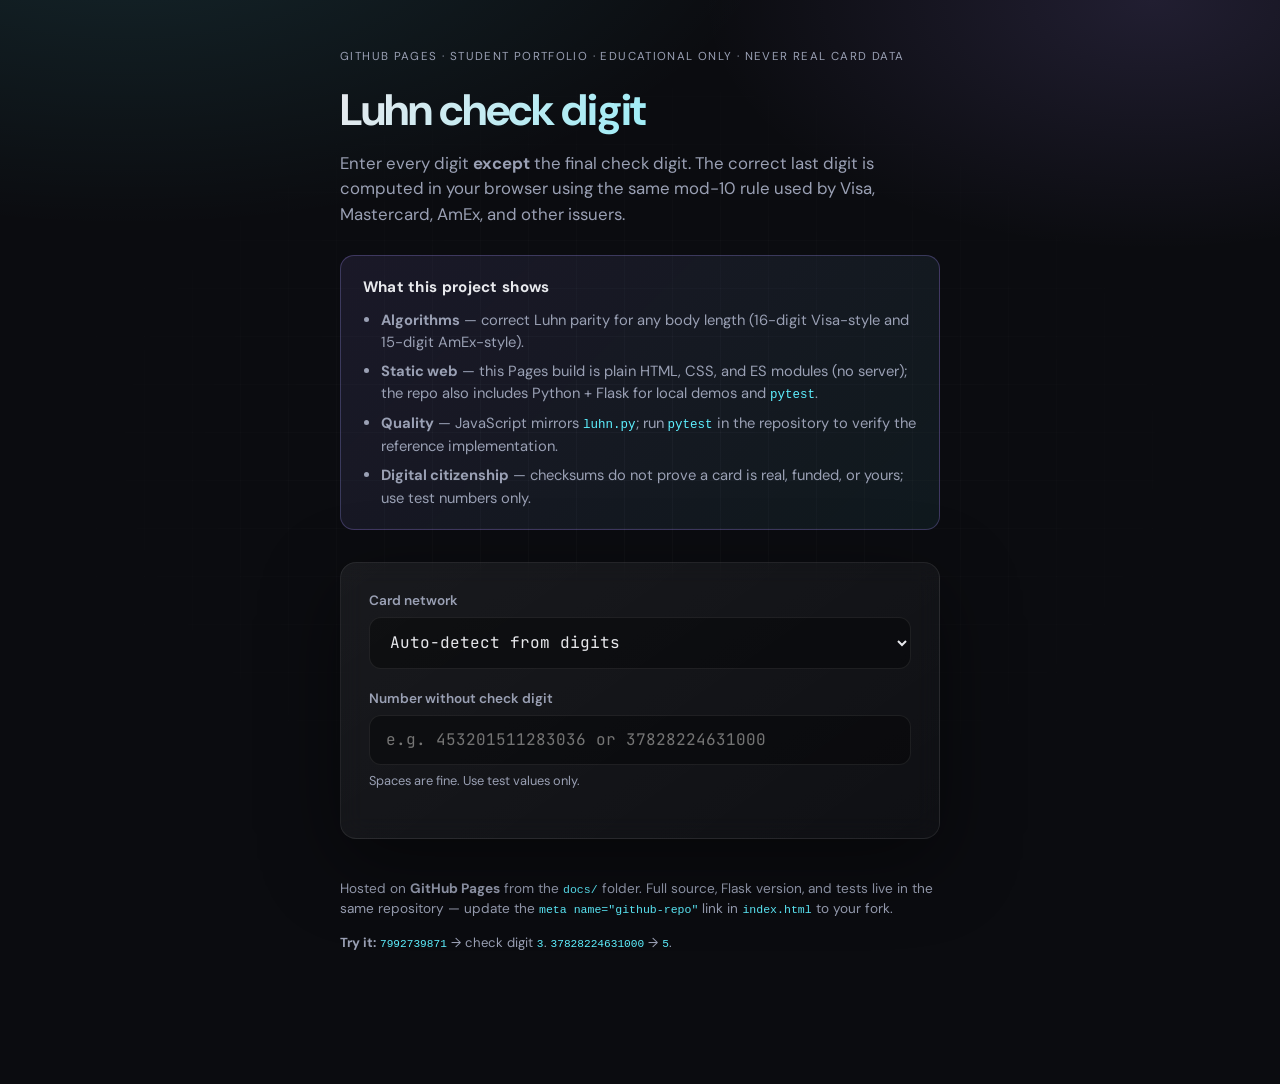
<file: index.html>
<!DOCTYPE html>
<html lang="en">
  <head>
    <meta charset="UTF-8" />
    <meta name="viewport" content="width=device-width, initial-scale=1" />
    <title>Redirecting to app…</title>
    <meta http-equiv="refresh" content="0; url=docs/" />
    <link rel="canonical" href="docs/" />
  </head>
  <body style="font-family: system-ui, sans-serif; padding: 2rem; max-width: 40rem; line-height: 1.5">
    <p>
      The calculator lives in the <strong>docs/</strong> folder.
      <a href="docs/">Continue to the app</a> if you are not redirected automatically.
    </p>
    <p style="color: #555; font-size: 0.95rem">
      <strong>Better fix:</strong> In GitHub → <em>Settings → Pages</em>, set the publishing folder to <strong>/docs</strong> (branch
      <code>main</code>). Then the app loads at the site root without this redirect.
    </p>
  </body>
</html>
</file>
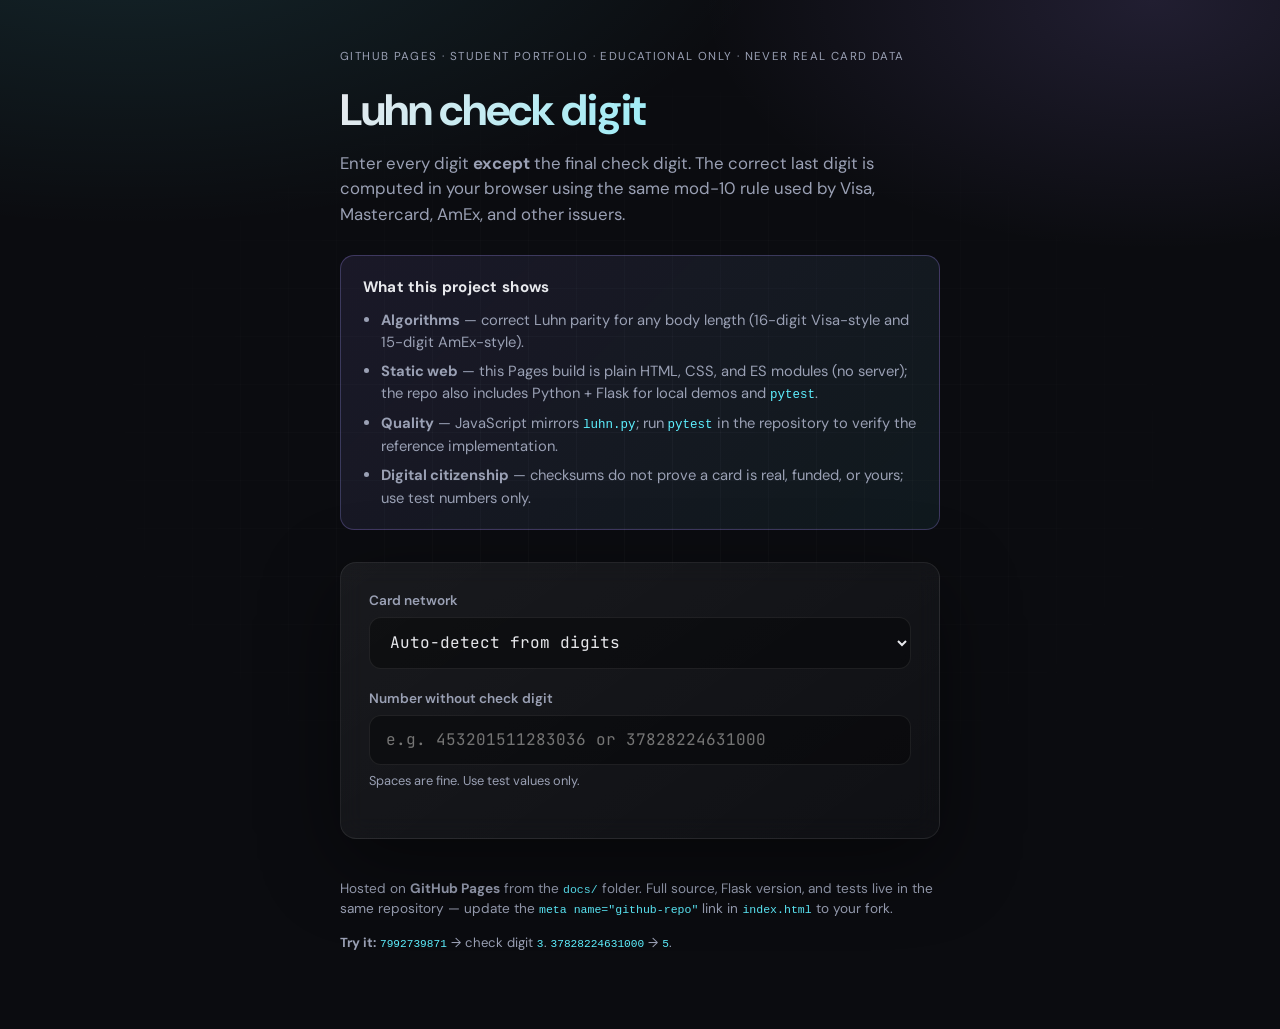
<file: docs/index.html>
<!DOCTYPE html>
<html lang="en">
  <head>
    <meta charset="UTF-8" />
    <meta name="viewport" content="width=device-width, initial-scale=1" />
    <meta
      name="description"
      content="Student portfolio: Luhn (mod 10) check digit calculator with issuer hints and step-by-step trace — runs on GitHub Pages; use only fake card numbers."
    />
    <meta name="github-repo" content="https://github.com/YOUR_USERNAME/Credit-Card-Digit-Guessor" />
    <title>Luhn check digit — portfolio demo</title>
    <link rel="preconnect" href="https://fonts.googleapis.com" />
    <link rel="preconnect" href="https://fonts.gstatic.com" crossorigin />
    <link
      href="https://fonts.googleapis.com/css2?family=DM+Sans:ital,opsz,wght@0,9..40,400;0,9..40,500;0,9..40,600;0,9..40,700;1,9..40,400&family=JetBrains+Mono:wght@400;500;600&display=swap"
      rel="stylesheet"
    />
    <link rel="stylesheet" href="css/style.css" />
  </head>
  <body>
    <div class="bg-grid" aria-hidden="true"></div>
    <main class="shell">
      <header class="hero">
        <p class="eyebrow">GitHub Pages · student portfolio · educational only · never real card data</p>
        <h1>Luhn check digit</h1>
        <p class="lede">
          Enter every digit <strong>except</strong> the final check digit. The correct last digit is computed in your browser using the same mod-10
          rule used by Visa, Mastercard, AmEx, and other issuers.
        </p>
      </header>

      <aside class="portfolio-callout" aria-label="Portfolio summary">
        <h2 class="portfolio-callout-title">What this project shows</h2>
        <ul class="portfolio-callout-list">
          <li><strong>Algorithms</strong> — correct Luhn parity for any body length (16-digit Visa-style and 15-digit AmEx-style).</li>
          <li><strong>Static web</strong> — this Pages build is plain HTML, CSS, and ES modules (no server); the repo also includes Python + Flask for local demos and <code>pytest</code>.</li>
          <li><strong>Quality</strong> — JavaScript mirrors <code>luhn.py</code>; run <code>pytest</code> in the repository to verify the reference implementation.</li>
          <li><strong>Digital citizenship</strong> — checksums do not prove a card is real, funded, or yours; use test numbers only.</li>
        </ul>
      </aside>

      <section class="panel" aria-labelledby="form-heading">
        <h2 id="form-heading" class="sr-only">Calculator</h2>
        <div class="field-row">
          <label class="field">
            <span class="label">Card network</span>
            <select id="scheme" name="scheme" autocomplete="off">
              <option value="">Auto-detect from digits</option>
              <option value="visa">Visa (13, 16, 19 digits)</option>
              <option value="mastercard">Mastercard (16 digits)</option>
              <option value="amex">American Express (15 digits)</option>
              <option value="discover">Discover (16, 19 digits)</option>
              <option value="diners">Diners Club (14, 16, 19 digits)</option>
              <option value="jcb">JCB (16, 19 digits)</option>
              <option value="unionpay">UnionPay (16, 17, 18, 19 digits)</option>
            </select>
          </label>
        </div>

        <label class="field">
          <span class="label">Number without check digit</span>
          <input
            id="body"
            type="text"
            inputmode="numeric"
            autocomplete="off"
            spellcheck="false"
            placeholder="e.g. 453201511283036 or 37828224631000"
            aria-describedby="hint"
          />
          <span id="hint" class="hint">Spaces are fine. Use test values only.</span>
        </label>

        <div id="banner" class="banner" role="status" hidden></div>

        <div class="results" id="results" hidden>
          <p id="live-results" class="sr-only" aria-live="polite" aria-atomic="true"></p>
          <div class="chip-row">
            <span class="chip" id="chip-scheme">—</span>
            <span class="chip ghost" id="chip-length">—</span>
          </div>
          <div class="big-digits">
            <span class="muted">Check digit</span>
            <output id="check" for="body">—</output>
          </div>
          <div class="full-row">
            <span class="muted">Full number</span>
            <code id="full" class="pan"></code>
            <button type="button" class="btn ghost sm" id="copy">Copy</button>
          </div>

          <details class="trace-details" id="trace-details">
            <summary class="trace-summary">Show step-by-step Luhn math</summary>
            <p class="trace-lede">
              Counting from the <strong>right</strong> of the full number, the check digit is position 1 (never doubled). Each row shows how one
              digit you typed contributes to the running sum before the check digit is chosen so the total is a multiple of 10.
            </p>
            <div class="trace-scroll">
              <table class="trace-table" id="trace-table" hidden>
                <caption class="sr-only">
                  Per-digit Luhn contributions for digits entered without the check digit
                </caption>
                <thead>
                  <tr>
                    <th scope="col">#</th>
                    <th scope="col">From right</th>
                    <th scope="col">Digit</th>
                    <th scope="col">×2?</th>
                    <th scope="col">Add</th>
                  </tr>
                </thead>
                <tbody id="trace-body"></tbody>
                <tfoot>
                  <tr>
                    <td colspan="4" class="trace-foot-label">Sum of transformed digits</td>
                    <td id="trace-sum" class="trace-foot-num"></td>
                  </tr>
                  <tr>
                    <td colspan="4" class="trace-foot-label">Check digit (10 − sum mod 10, mod 10)</td>
                    <td id="trace-check" class="trace-foot-num trace-accent"></td>
                  </tr>
                </tfoot>
              </table>
            </div>
          </details>
        </div>
      </section>

      <footer class="foot">
        <p>
          Hosted on <strong>GitHub Pages</strong> from the <code>docs/</code> folder. Full source, Flask version, and tests live in the same
          repository — update the <code>meta name="github-repo"</code> link in <code>index.html</code> to your fork.
        </p>
        <p class="foot-note">
          <strong>Try it:</strong> <code>7992739871</code> → check digit <code>3</code>. <code>37828224631000</code> → <code>5</code>.
        </p>
      </footer>
    </main>
    <script type="module" src="js/app.js"></script>
  </body>
</html>
</file>
<file: docs/css/style.css>
:root {
  --bg: #0b0c10;
  --bg-elevated: #12131a;
  --text: #e8e9ed;
  --muted: #9aa0b4;
  --accent: #5ef0ff;
  --accent-2: #a78bfa;
  --border: rgba(255, 255, 255, 0.08);
  --danger: #ff6b6b;
  --radius: 16px;
  --shadow: 0 24px 80px rgba(0, 0, 0, 0.45);
  font-synthesis: none;
}

*,
*::before,
*::after {
  box-sizing: border-box;
}

body {
  margin: 0;
  min-height: 100vh;
  font-family: "DM Sans", system-ui, sans-serif;
  background: radial-gradient(1200px 600px at 10% -10%, rgba(94, 240, 255, 0.12), transparent 55%),
    radial-gradient(900px 500px at 90% 0%, rgba(167, 139, 250, 0.14), transparent 50%), var(--bg);
  color: var(--text);
  line-height: 1.5;
}

.bg-grid {
  position: fixed;
  inset: 0;
  background-image: linear-gradient(rgba(255, 255, 255, 0.03) 1px, transparent 1px),
    linear-gradient(90deg, rgba(255, 255, 255, 0.03) 1px, transparent 1px);
  background-size: 48px 48px;
  mask-image: radial-gradient(ellipse at center, black 0%, transparent 70%);
  pointer-events: none;
  z-index: 0;
}

.shell {
  position: relative;
  z-index: 1;
  max-width: 640px;
  margin: 0 auto;
  padding: clamp(1.5rem, 4vw, 3rem) 1.25rem 4rem;
}

.hero .eyebrow {
  text-transform: uppercase;
  letter-spacing: 0.12em;
  font-size: 0.72rem;
  color: var(--muted);
  margin: 0 0 0.75rem;
}

.hero h1 {
  font-size: clamp(2rem, 5vw, 2.75rem);
  font-weight: 700;
  letter-spacing: -0.03em;
  margin: 0 0 0.5rem;
  background: linear-gradient(120deg, var(--text), var(--accent));
  -webkit-background-clip: text;
  background-clip: text;
  color: transparent;
}

.lede {
  margin: 0;
  color: var(--muted);
  font-size: 1.05rem;
}

.portfolio-callout {
  margin-top: 1.75rem;
  padding: 1.25rem 1.35rem;
  border-radius: 14px;
  border: 1px solid rgba(167, 139, 250, 0.28);
  background: linear-gradient(135deg, rgba(167, 139, 250, 0.1), rgba(94, 240, 255, 0.06));
}

.portfolio-callout-title {
  margin: 0 0 0.65rem;
  font-size: 0.95rem;
  font-weight: 700;
  letter-spacing: 0.02em;
  color: var(--text);
}

.portfolio-callout-list {
  margin: 0;
  padding-left: 1.15rem;
  color: var(--muted);
  font-size: 0.92rem;
}

.portfolio-callout-list li {
  margin-bottom: 0.45rem;
}

.portfolio-callout-list li:last-child {
  margin-bottom: 0;
}

.portfolio-callout code {
  font-size: 0.85em;
  color: var(--accent);
}

.panel {
  margin-top: 2rem;
  padding: 1.75rem;
  border-radius: var(--radius);
  background: linear-gradient(145deg, rgba(255, 255, 255, 0.06), rgba(255, 255, 255, 0.02));
  border: 1px solid var(--border);
  box-shadow: var(--shadow);
  backdrop-filter: blur(12px);
}

.field {
  display: flex;
  flex-direction: column;
  gap: 0.35rem;
  margin-bottom: 1.25rem;
}

.field-row {
  display: grid;
  gap: 1rem;
}

.label {
  font-size: 0.85rem;
  font-weight: 600;
  color: var(--muted);
}

input[type="text"],
select {
  font-family: "JetBrains Mono", ui-monospace, monospace;
  font-size: 1rem;
  padding: 0.85rem 1rem;
  border-radius: 12px;
  border: 1px solid var(--border);
  background: rgba(0, 0, 0, 0.35);
  color: var(--text);
  outline: none;
  transition: border-color 0.15s ease, box-shadow 0.15s ease;
}

input[type="text"]:focus,
select:focus {
  border-color: rgba(94, 240, 255, 0.45);
  box-shadow: 0 0 0 3px rgba(94, 240, 255, 0.12);
}

select {
  cursor: pointer;
}

.hint {
  font-size: 0.8rem;
  color: var(--muted);
}

.banner {
  padding: 0.75rem 1rem;
  border-radius: 10px;
  background: rgba(255, 107, 107, 0.12);
  border: 1px solid rgba(255, 107, 107, 0.35);
  color: #ffc9c9;
  font-size: 0.9rem;
  margin-bottom: 1rem;
}

.results {
  margin-top: 0.5rem;
  padding-top: 1.25rem;
  border-top: 1px solid var(--border);
}

.chip-row {
  display: flex;
  flex-wrap: wrap;
  gap: 0.5rem;
  margin-bottom: 1rem;
}

.chip {
  display: inline-flex;
  align-items: center;
  padding: 0.35rem 0.75rem;
  border-radius: 999px;
  font-size: 0.8rem;
  font-weight: 600;
  background: rgba(94, 240, 255, 0.12);
  color: var(--accent);
  border: 1px solid rgba(94, 240, 255, 0.25);
}

.chip.ghost {
  background: rgba(255, 255, 255, 0.06);
  color: var(--muted);
  border-color: var(--border);
}

.big-digits {
  display: flex;
  flex-direction: column;
  gap: 0.25rem;
  margin-bottom: 1.25rem;
}

.big-digits output {
  font-family: "JetBrains Mono", monospace;
  font-size: clamp(2.5rem, 8vw, 3.5rem);
  font-weight: 600;
  letter-spacing: 0.08em;
  color: var(--accent);
}

.muted {
  font-size: 0.8rem;
  text-transform: uppercase;
  letter-spacing: 0.08em;
  color: var(--muted);
}

.full-row {
  display: flex;
  flex-wrap: wrap;
  align-items: center;
  gap: 0.75rem;
}

.full-row .muted {
  width: 100%;
}

.pan {
  font-family: "JetBrains Mono", monospace;
  font-size: 0.95rem;
  word-break: break-all;
  padding: 0.6rem 0.85rem;
  border-radius: 10px;
  background: rgba(0, 0, 0, 0.35);
  border: 1px solid var(--border);
  flex: 1;
  min-width: 0;
}

.btn {
  font-family: inherit;
  font-weight: 600;
  border: none;
  border-radius: 10px;
  padding: 0.65rem 1rem;
  cursor: pointer;
  background: linear-gradient(135deg, var(--accent), var(--accent-2));
  color: #0b0c10;
  transition: transform 0.12s ease, opacity 0.12s ease;
}

.btn:hover {
  opacity: 0.95;
}

.btn:active {
  transform: scale(0.98);
}

.btn.ghost {
  background: transparent;
  color: var(--text);
  border: 1px solid var(--border);
}

.btn.sm {
  padding: 0.45rem 0.75rem;
  font-size: 0.85rem;
}

.foot {
  margin-top: 2.5rem;
  color: var(--muted);
  font-size: 0.85rem;
}

.foot-note {
  margin-top: 0.75rem;
  font-size: 0.82rem;
}

.foot code {
  font-size: 0.85em;
  color: var(--accent);
}

.trace-details {
  margin-top: 1.5rem;
  padding-top: 1rem;
  border-top: 1px solid var(--border);
}

.trace-summary {
  cursor: pointer;
  font-weight: 600;
  color: var(--text);
  outline: none;
}

.trace-summary:focus-visible {
  color: var(--accent);
}

.trace-lede {
  margin: 0.75rem 0 1rem;
  font-size: 0.88rem;
  color: var(--muted);
}

.trace-scroll {
  overflow-x: auto;
  border-radius: 12px;
  border: 1px solid var(--border);
  background: rgba(0, 0, 0, 0.25);
}

.trace-table {
  width: 100%;
  border-collapse: collapse;
  font-family: "JetBrains Mono", ui-monospace, monospace;
  font-size: 0.82rem;
}

.trace-table th,
.trace-table td {
  padding: 0.5rem 0.65rem;
  text-align: left;
  border-bottom: 1px solid var(--border);
}

.trace-table th {
  color: var(--muted);
  font-weight: 600;
  text-transform: uppercase;
  letter-spacing: 0.06em;
  font-size: 0.72rem;
}

.trace-table tbody tr:hover {
  background: rgba(255, 255, 255, 0.03);
}

.trace-row-doubled td:nth-child(4) {
  color: var(--accent-2);
}

.trace-table tfoot td {
  border-bottom: none;
  font-weight: 600;
}

.trace-foot-label {
  color: var(--muted);
  text-align: right;
  font-family: "DM Sans", system-ui, sans-serif;
  font-size: 0.8rem;
  font-weight: 600;
}

.trace-foot-num {
  font-variant-numeric: tabular-nums;
}

.trace-accent {
  color: var(--accent);
  font-size: 1rem;
}

.sr-only {
  position: absolute;
  width: 1px;
  height: 1px;
  padding: 0;
  margin: -1px;
  overflow: hidden;
  clip: rect(0, 0, 0, 0);
  white-space: nowrap;
  border: 0;
}

@media (min-width: 520px) {
  .field-row {
    grid-template-columns: 1fr;
  }
}
</file>
